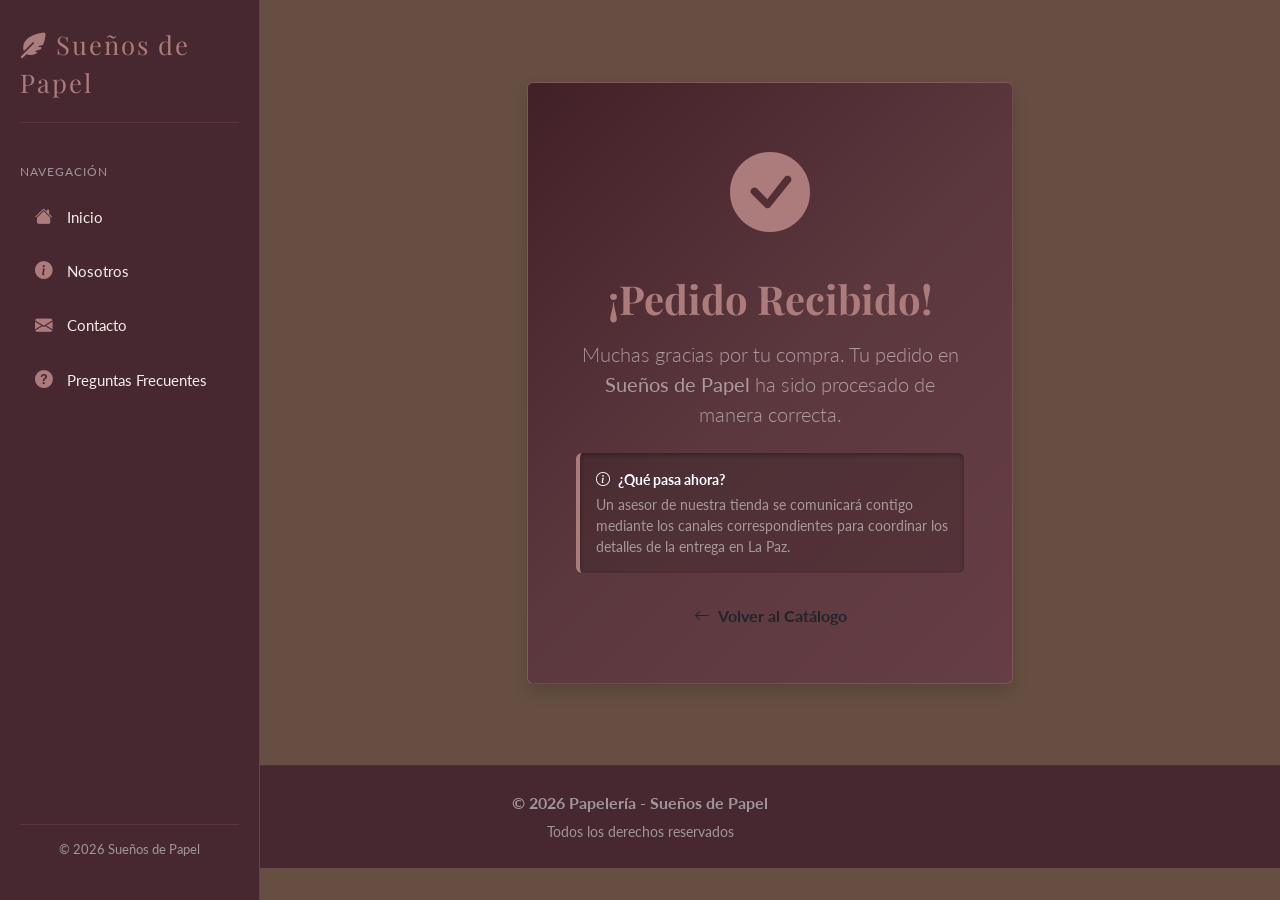
<file: compra-exitosa.html>
<!DOCTYPE html>
<html lang="es">
<head>
    <meta charset="UTF-8">
    <meta name="viewport" content="width=device-width, initial-scale=1.0">
    <title>Sueños de Papel | ¡Compra Exitosa!</title>
    <link href="https://cdn.jsdelivr.net/npm/bootstrap@5.3.0/dist/css/bootstrap.min.css" rel="stylesheet">
    <link href="https://cdn.jsdelivr.net/npm/bootstrap-icons@1.10.5/font/bootstrap-icons.css" rel="stylesheet">
    <link rel="stylesheet" href="https://cdnjs.cloudflare.com/ajax/libs/font-awesome/6.4.0/css/all.min.css">
    <link href="https://fonts.googleapis.com/css2?family=Lato:wght@400;700&family=Playfair+Display:wght@400;700&display=swap" rel="stylesheet">
    <link rel="stylesheet" href="styles.css">
</head>
<body>

    <aside class="sidebar-izquierda">
        <div class="sidebar-header">
            <a class="sidebar-brand" href="index.html">
                <i class="fas fa-feather-alt me-2"></i>Sueños de Papel
            </a>
        </div>
        <nav class="sidebar-nav">
            <span class="sidebar-seccion-titulo">Navegación</span>
            <a class="sidebar-link" href="index.html"><i class="bi bi-house-fill"></i> Inicio</a>
            <a class="sidebar-link" href="sobre-nosotros.html"><i class="bi bi-info-circle-fill"></i> Nosotros</a>
            <a class="sidebar-link" href="contactanos.html"><i class="bi bi-envelope-fill"></i> Contacto</a>
            <a class="sidebar-link" href="preguntas-frecuentes.html"><i class="bi bi-question-circle-fill"></i> Preguntas Frecuentes</a>
        </nav>
        <div class="sidebar-footer">
            <p>© 2026 Sueños de Papel</p>
        </div>
    </aside>

    <main class="contenido-principal d-flex align-items-center justify-content-center" style="min-height: 85vh;">
        <div class="container py-5 text-center">
            
            <div class="row justify-content-center">
                <div class="col-md-8 col-lg-6">
                    <div class="contacto-card p-5 shadow rounded animar-entrada visible">
                        <div class="mb-4">
                            <i class="bi bi-check-circle-fill" style="font-size: 5rem; color: var(--color-rosa);"></i>
                        </div>
                        
                        <h1 class="fw-bold mb-3" style="font-family: 'Playfair Display', serif; color: var(--color-rosa);">
                            ¡Pedido Recibido!
                        </h1>
                        
                        <p class="lead mb-4 text-white-50">
                            Muchas gracias por tu compra. Tu pedido en <strong>Sueños de Papel</strong> ha sido procesado de manera correcta.
                        </p>
                        
                        <div class="p-3 mb-4 rounded text-start" style="background-color: rgba(0,0,0,0.15); border-left: 4px solid var(--color-rosa);">
                            <p class="small mb-1 text-white"><i class="bi bi-info-circle me-2"></i><strong>¿Qué pasa ahora?</strong></p>
                            <span class="small text-white-50 d-block">Un asesor de nuestra tienda se comunicará contigo mediante los canales correspondientes para coordinar los detalles de la entrega en La Paz.</span>
                        </div>

                        <div class="d-grid gap-2">
                            <a href="index.html" class="btn btn-custom py-2.5 fw-bold">
                                <i class="bi bi-arrow-left me-2"></i>Volver al Catálogo
                            </a>
                        </div>
                    </div>
                </div>
            </div>

        </div>
    </main>

    <footer class="main-footer">
        <p class="mb-1 fw-bold">© 2026 Papelería - Sueños de Papel</p>
        <small>Todos los derechos reservados</small>
    </footer>

    <script src="https://cdn.jsdelivr.net/npm/bootstrap@5.3.0/dist/js/bootstrap.bundle.min.js"></script>
</body>
</html>
</file>
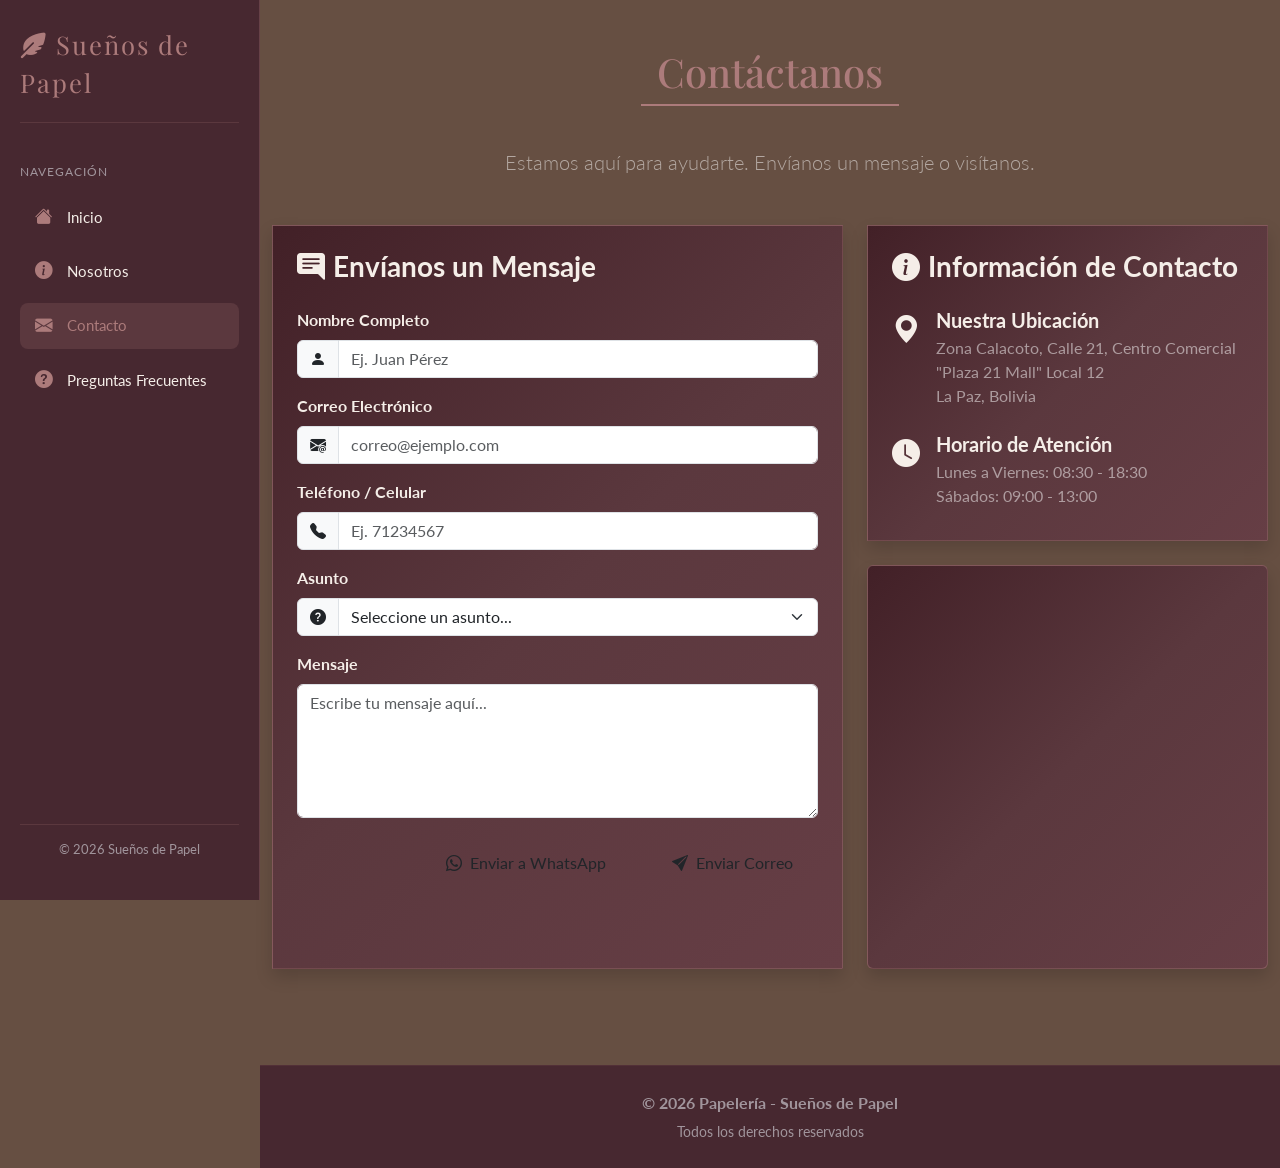
<file: contactanos.html>
<!DOCTYPE html>
<html lang="es">
<head>
    <meta charset="UTF-8">
    <meta name="viewport" content="width=device-width, initial-scale=1.0">
    <title>Sueños de Papel | Contáctanos</title>
    <link href="https://cdn.jsdelivr.net/npm/bootstrap@5.3.0/dist/css/bootstrap.min.css" rel="stylesheet">
    <link href="https://cdn.jsdelivr.net/npm/bootstrap-icons@1.10.5/font/bootstrap-icons.css" rel="stylesheet">
    <link rel="stylesheet" href="https://cdnjs.cloudflare.com/ajax/libs/font-awesome/6.4.0/css/all.min.css">
    <link href="https://fonts.googleapis.com/css2?family=Lato:wght@400;700&family=Playfair+Display:wght@400;700&display=swap" rel="stylesheet">
    <link rel="stylesheet" href="styles.css">
</head>
<body>

    <aside class="sidebar-izquierda">
        <div class="sidebar-header">
            <a class="sidebar-brand" href="index.html">
                <i class="fas fa-feather-alt me-2"></i>Sueños de Papel
            </a>
        </div>
        <nav class="sidebar-nav">
            <span class="sidebar-seccion-titulo">Navegación</span>
            <a class="sidebar-link" href="index.html"><i class="bi bi-house-fill"></i> Inicio</a>
            <a class="sidebar-link" href="sobre-nosotros.html"><i class="bi bi-info-circle-fill"></i> Nosotros</a>
            <a class="sidebar-link active" href="contactanos.html"><i class="bi bi-envelope-fill"></i> Contacto</a>
            <a class="sidebar-link" href="preguntas-frecuentes.html"><i class="bi bi-question-circle-fill"></i> Preguntas Frecuentes</a>
        </nav>
        <div class="sidebar-footer">
            <p>© 2026 Sueños de Papel</p>
        </div>
    </aside>

    <main class="contenido-principal">
        <div class="container py-5">
            
            <header class="text-center mb-5 animar-entrada">
                <h1 class="titulo-seccion d-inline-block px-3">Contáctanos</h1>
                <p class="lead mt-3 text-white-50">Estamos aquí para ayudarte. Envíanos un mensaje o visítanos.</p>
            </header>

            <div class="row g-4">
                <div class="col-lg-7 animar-entrada delay-1">
                    <div class="contacto-card p-4 h-100 shadow">
                        <h3 class="mb-4 text-rosa fw-bold"><i class="bi bi-chat-right-text-fill me-2"></i>Envíanos un Mensaje</h3>
                        
                        <div id="respuesta"></div>

                        <form id="formulario" novalidate>
                            <div class="mb-3">
                                <label for="nombre" class="form-label fw-bold">Nombre Completo</label>
                                <div class="input-group">
                                    <span class="input-group-text"><i class="bi bi-person-fill"></i></span>
                                    <input type="text" class="form-control" id="nombre" placeholder="Ej. Juan Pérez" required>
                                </div>
                            </div>

                            <div class="mb-3">
                                <label for="correo" class="form-label fw-bold">Correo Electrónico</label>
                                <div class="input-group">
                                    <span class="input-group-text"><i class="bi bi-envelope-at-fill"></i></span>
                                    <input type="email" class="form-control" id="correo" placeholder="correo@ejemplo.com" required>
                                </div>
                            </div>

                            <div class="mb-3">
                                <label for="telefono" class="form-label fw-bold">Teléfono / Celular</label>
                                <div class="input-group">
                                    <span class="input-group-text"><i class="bi bi-telephone-fill"></i></span>
                                    <input type="tel" class="form-control" id="telefono" placeholder="Ej. 71234567" required>
                                </div>
                            </div>

                            <div class="mb-3">
                                <label for="asunto" class="form-label fw-bold">Asunto</label>
                                <div class="input-group">
                                    <span class="input-group-text"><i class="bi bi-question-circle-fill"></i></span>
                                    <select class="form-select" id="asunto" required>
                                        <option value="" selected disabled>Seleccione un asunto...</option>
                                        <option value="Consultas">Consultas Generales</option>
                                        <option value="Pedidos">Pedidos Especiales</option>
                                        <option value="Sugerencias">Sugerencias</option>
                                    </select>
                                </div>
                            </div>

                            <div class="mb-4">
                                <label for="mensaje" class="form-label fw-bold">Mensaje</label>
                                <textarea class="form-control" id="mensaje" rows="5" placeholder="Escribe tu mensaje aquí..." required></textarea>
                            </div>

                            <div class="d-grid gap-2 d-md-flex justify-content-md-end">
                                <button type="button" class="btn btn-wsp px-4 py-2 me-md-2" onclick="enviarWhatsApp()">
                                    <i class="bi bi-whatsapp me-2"></i>Enviar a WhatsApp
                                </button>
                                <button type="submit" class="btn btn-custom px-4 py-2">
                                    <i class="bi bi-send-fill me-2"></i>Enviar Correo
                                </button>
                            </div>
                        </form>
                    </div>
                </div>

                <div class="col-lg-5 d-flex flex-column justify-content-between animar-entrada delay-2">
                    <div class="contacto-card p-4 shadow mb-4">
                        <h3 class="mb-4 text-rosa fw-bold"><i class="bi bi-info-circle-fill me-2"></i>Información de Contacto</h3>
                        
                        <div class="d-flex align-items-start mb-4">
                            <i class="bi bi-geo-alt-fill fs-3 me-3 text-rosa"></i>
                            <div>
                                <h5 class="fw-bold mb-1">Nuestra Ubicación</h5>
                                <p class="mb-0 text-white-50">Zona Calacoto, Calle 21, Centro Comercial "Plaza 21 Mall" Local 12</p>
                                <p class="mb-0 text-white-50">La Paz, Bolivia</p>
                            </div>
                        </div>

                        <div class="d-flex align-items-start mb-2">
                            <i class="bi bi-clock-fill fs-3 me-3 text-rosa"></i>
                            <div>
                                <h5 class="fw-bold mb-1">Horario de Atención</h5>
                                <p class="mb-0 text-white-50">Lunes a Viernes: 08:30 - 18:30<br>Sábados: 09:00 - 13:00</p>
                            </div>
                        </div>
                    </div>

                    <div class="contacto-card p-2 shadow flex-grow-1 overflow-hidden rounded" style="min-height: 380px;">
                        <iframe src="https://www.google.com/maps/embed?pb=!1m18!1m12!1m3!1d956.261623869502!2d-68.0772274!3d-16.5414801!2m3!1f0!2f0!3f0!3m2!1i1024!2i768!4f13.1!3m3!1m2!1s0x915f213b306b99ad%3A0x60010eb30f5ec896!2sParroquia%20San%20Miguel%20Arc%C3%A1ngel!5e0!3m2!1ses!2sbo!4v1717812345678!5m2!1ses!2sbo" width="100%" height="100%" style="border:0; min-height: 380px;" allowfullscreen="" loading="lazy" referrerpolicy="no-referrer-when-downgrade"></iframe>
                    </div>
                </div>
            </div>

        </div>

        <footer class="main-footer mt-5">
            <p class="mb-1 fw-bold">© 2026 Papelería - Sueños de Papel</p>
            <small>Todos los derechos reservados</small>
        </footer>
    </main>

    <script src="https://cdn.jsdelivr.net/npm/bootstrap@5.3.0/dist/js/bootstrap.bundle.min.js"></script>
    <script src="contactanos.js"></script>

    <script>
        const observador = new IntersectionObserver((entradas) => {
            entradas.forEach(entrada => {
                if (entrada.isIntersecting) {
                    entrada.target.classList.add('visible');
                    observador.unobserve(entrada.target);
                }
            });
        }, { threshold: 0.15 });

        document.querySelectorAll('.animar-entrada').forEach(elemento => {
            observador.observe(elemento);
        });
    </script>
</body>
</html>
</file>
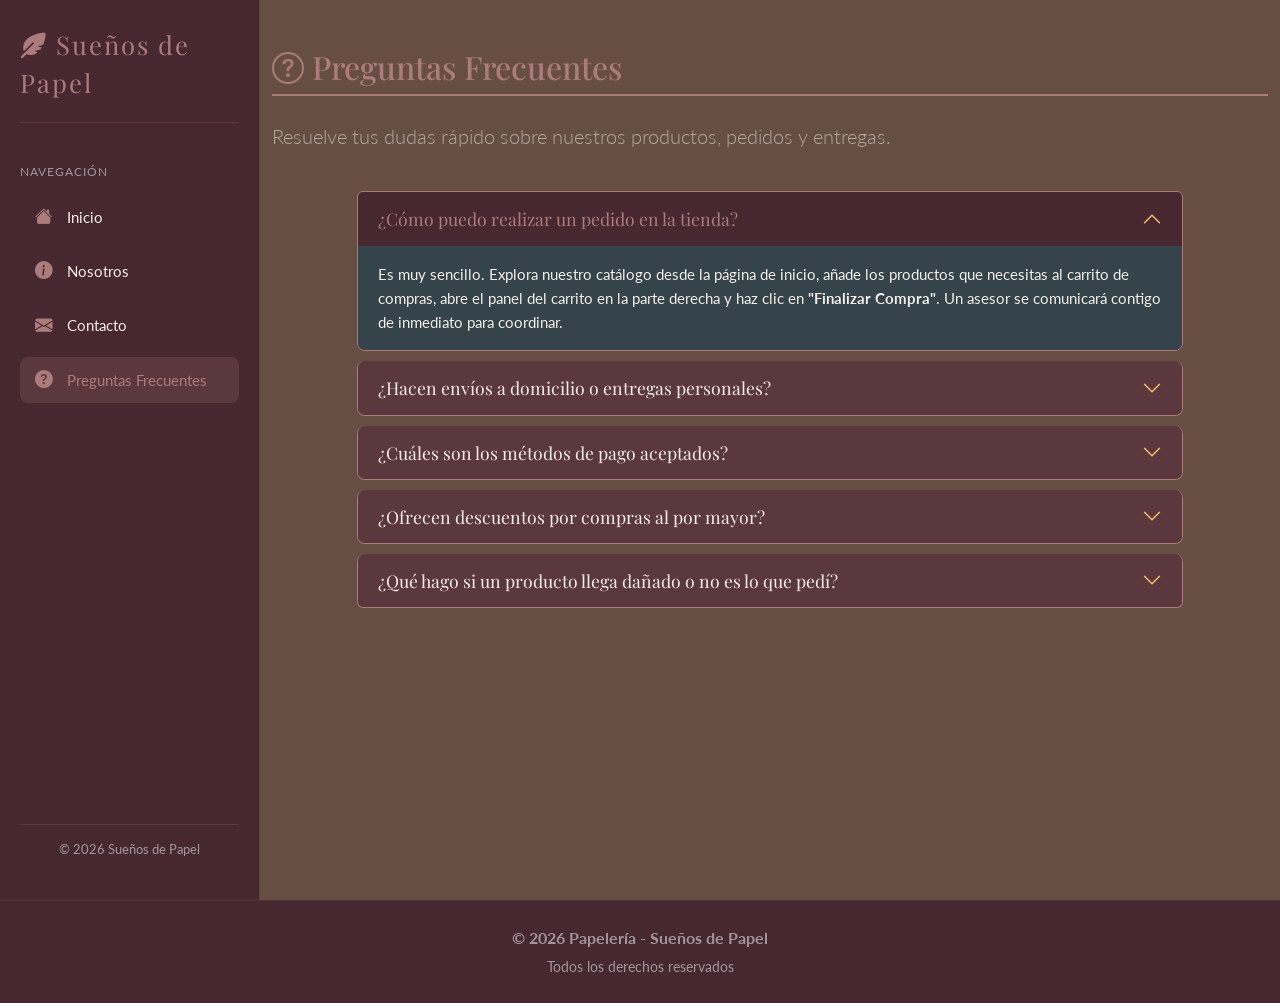
<file: preguntas-frecuentes.html>
<!DOCTYPE html>
<html lang="es">
<head>
    <meta charset="UTF-8">
    <meta name="viewport" content="width=device-width, initial-scale=1.0">
    <title>Sueños de Papel | Preguntas Frecuentes</title>
    <link href="https://cdn.jsdelivr.net/npm/bootstrap@5.3.0/dist/css/bootstrap.min.css" rel="stylesheet">
    <link href="https://cdn.jsdelivr.net/npm/bootstrap-icons@1.10.5/font/bootstrap-icons.css" rel="stylesheet">
    <link rel="stylesheet" href="https://cdnjs.cloudflare.com/ajax/libs/font-awesome/6.4.0/css/all.min.css">
    <link href="https://fonts.googleapis.com/css2?family=Lato:wght@400;700&family=Playfair+Display:wght@400;700&display=swap" rel="stylesheet">
    <link rel="stylesheet" href="styles.css">
</head>
<body>

    <aside class="sidebar-izquierda">
        <div class="sidebar-header">
            <a class="sidebar-brand" href="index.html">
                <i class="fas fa-feather-alt me-2"></i>Sueños de Papel
            </a>
        </div>
        <nav class="sidebar-nav">
            <span class="sidebar-seccion-titulo">Navegación</span>
            <a class="sidebar-link" href="index.html"><i class="bi bi-house-fill"></i> Inicio</a>
            <a class="sidebar-link" href="sobre-nosotros.html"><i class="bi bi-info-circle-fill"></i> Nosotros</a>
            <a class="sidebar-link" href="contactanos.html"><i class="bi bi-envelope-fill"></i> Contacto</a>
            <a class="sidebar-link active" href="preguntas-frecuentes.html"><i class="bi bi-question-circle-fill"></i> Preguntas Frecuentes </a>
        </nav>
        <div class="sidebar-footer">
            <p>© 2026 Sueños de Papel</p>
        </div>
    </aside>

    <main class="contenido-principal">
        <div class="container py-5">
            
            <div class="row mb-4">
                <div class="col">
                    <h2 class="titulo-seccion">
                        <i class="bi bi-question-circle me-2"></i>Preguntas Frecuentes
                    </h2>
                    <p class="lead text-white-50">Resuelve tus dudas rápido sobre nuestros productos, pedidos y entregas.</p>
                </div>
            </div>

            <div class="row justify-content-center">
                <div class="col-lg-10">
                    
                    <div class="accordion" id="accordionFAQ">
                        
                        <div class="accordion-item">
                            <h2 class="accordion-header" id="headingOne">
                                <button class="accordion-button" type="button" data-bs-toggle="collapse" data-bs-target="#collapseOne" aria-expanded="true" aria-controls="collapseOne">
                                    ¿Cómo puedo realizar un pedido en la tienda?
                                </button>
                            </h2>
                            <div id="collapseOne" class="accordion-collapse collapse show" aria-labelledby="headingOne" data-bs-parent="#accordionFAQ">
                                <div class="accordion-body">
                                    Es muy sencillo. Explora nuestro catálogo desde la página de inicio, añade los productos que necesitas al carrito de compras, abre el panel del carrito en la parte derecha y haz clic en <strong>"Finalizar Compra"</strong>. Un asesor se comunicará contigo de inmediato para coordinar.
                                </div>
                            </div>
                        </div>

                        <div class="accordion-item">
                            <h2 class="accordion-header" id="headingTwo">
                                <button class="accordion-button collapsed" type="button" data-bs-toggle="collapse" data-bs-target="#collapseTwo" aria-expanded="false" aria-controls="collapseTwo">
                                    ¿Hacen envíos a domicilio o entregas personales?
                                </button>
                            </h2>
                            <div id="collapseTwo" class="accordion-collapse collapse" aria-labelledby="headingTwo" data-bs-parent="#accordionFAQ">
                                <div class="accordion-body">
                                    Sí, realizamos entregas en la ciudad de La Paz. Al momento de confirmar tu compra por el canal de contacto, coordinamos el lugar, la fecha y la hora exacta que te resulte más cómoda para recibir tus materiales de papelería.
                                </div>
                            </div>
                        </div>

                        <div class="accordion-item">
                            <h2 class="accordion-header" id="headingThree">
                                <button class="accordion-button collapsed" type="button" data-bs-toggle="collapse" data-bs-target="#collapseThree" aria-expanded="false" aria-controls="collapseThree">
                                    ¿Cuáles son los métodos de pago aceptados?
                                </button>
                            </h2>
                            <div id="collapseThree" class="accordion-collapse collapse" aria-labelledby="headingThree" data-bs-parent="#accordionFAQ">
                                <div class="accordion-body">
                                    Aceptamos pagos en efectivo al momento de la entrega del producto y también transferencias bancarias o pagos mediante código QR para mayor comodidad y seguridad.
                                </div>
                            </div>
                        </div>

                        <div class="accordion-item">
                            <h2 class="accordion-header" id="headingFour">
                                <button class="accordion-button collapsed" type="button" data-bs-toggle="collapse" data-bs-target="#collapseFour" aria-expanded="false" aria-controls="collapseFour">
                                    ¿Ofrecen descuentos por compras al por mayor?
                                </button>
                            </h2>
                            <div id="collapseFour" class="accordion-collapse collapse" aria-labelledby="headingFour" data-bs-parent="#accordionFAQ">
                                <div class="accordion-body">
                                    Sí, contamos con precios especiales y descuentos por volumen para oficinas, instituciones educativas o proyectos grandes. Puedes ponerte en contacto directo mediante nuestro formulario o teléfonos en la pestaña de "Contacto".
                                </div>
                            </div>
                        </div>

                        <div class="accordion-item">
                            <h2 class="accordion-header" id="headingFive">
                                <button class="accordion-button collapsed" type="button" data-bs-toggle="collapse" data-bs-target="#collapseFive" aria-expanded="false" aria-controls="collapseFive">
                                    ¿Qué hago si un producto llega dañado o no es lo que pedí?
                                </button>
                            </h2>
                            <div id="collapseFive" class="accordion-collapse collapse" aria-labelledby="headingFive" data-bs-parent="#accordionFAQ">
                                <div class="accordion-body">
                                    La satisfacción de nuestros clientes es prioridad. Si hay algún inconveniente con tu material al recibirlo, puedes solicitar el cambio o la devolución inmediata reportándolo con el asesor asignado a tu entrega.
                                </div>
                            </div>
                        </div>

                    </div>

                </div>
            </div>

        </div>
    </main>

    <footer class="main-footer">
        <p class="mb-1 fw-bold">© 2026 Papelería - Sueños de Papel</p>
        <small>Todos los derechos reservados</small>
    </footer>

    <script src="https://cdn.jsdelivr.net/npm/bootstrap@5.3.0/dist/js/bootstrap.bundle.min.js"></script>
</body>
</html>
</file>
<file: styles.css>
/* PALETA DE COLORES */
:root {
  --color-fondo:      #664F42;
  --color-rosa:       #AC7B7B;
  --color-vino:       #5B383E;
  --color-vino-dark:  #472830;
  --color-pizarra:    #35444B;
  --color-gris:       #A1959C;
  --color-blanco:     #F5EEE8;
  --sidebar-width:    260px;
}

/* RESET Y BASE*/
* {
  margin: 0;
  padding: 0;
  box-sizing: border-box;
}

html {
  scroll-behavior: smooth;
}

body {
  font-family: 'Lato', sans-serif;
  background-color: var(--color-fondo);
  color: var(--color-blanco);
}

/* MENÚ LATERAL IZQUIERDO*/
.sidebar-izquierda {
  width: var(--sidebar-width);
  height: 100vh;
  position: fixed;
  top: 0;
  left: 0;
  background-color: var(--color-vino-dark);
  border-right: 1px solid rgba(172, 123, 123, 0.3);
  display: flex;
  flex-direction: column;
  justify-content: space-between;
  padding: 25px 20px;
  z-index: 1000;
  overflow-y: auto;
}

/* Personalización de la barra de scroll en el menú */
.sidebar-izquierda::-webkit-scrollbar {
  width: 6px;
}
.sidebar-izquierda::-webkit-scrollbar-thumb {
  background-color: var(--color-rosa);
  border-radius: 4px;
}
.sidebar-izquierda::-webkit-scrollbar-track {
  background-color: var(--color-vino-dark);
}

.sidebar-header {
  padding-bottom: 20px;
  border-bottom: 1px solid rgba(172, 123, 123, 0.2);
}

.sidebar-brand {
  font-family: 'Playfair Display', serif;
  font-size: 1.6rem;
  color: var(--color-rosa);
  letter-spacing: 2px;
  text-decoration: none;
  display: block;
}

.sidebar-nav {
  display: flex;
  flex-direction: column;
  gap: 8px;
  flex-grow: 1;
  padding-top: 25px;
  margin-bottom: 20px;
}

.sidebar-seccion-titulo {
  color: var(--color-gris);
  font-size: 0.75rem;
  text-transform: uppercase;
  letter-spacing: 1px;
  margin-bottom: 5px;
  margin-top: 15px;
  display: block;
}

.sidebar-link {
  background: none;
  border: none;
  width: 100%;
  text-align: left;
  color: var(--color-blanco);
  text-decoration: none;
  padding: 10px 15px;
  border-radius: 8px;
  font-size: 0.95rem;
  display: flex;
  align-items: center;
  gap: 12px;
  cursor: pointer;
  transition: all 0.3s ease;
}

.sidebar-link i {
  width: 20px;
  color: var(--color-rosa);
  font-size: 1.1rem;
}

.sidebar-link:hover, .sidebar-link.active {
  background-color: var(--color-vino);
  color: var(--color-rosa);
}

#categorias-menu {
  display: flex;
  flex-direction: column;
  gap: 5px;
}

.btn-carrito-sidebar {
  background-color: var(--color-rosa);
  color: var(--color-vino-dark);
  border: none;
  border-radius: 8px;
  padding: 12px 15px;
  font-weight: bold;
  display: flex;
  justify-content: space-between;
  align-items: center;
  cursor: pointer;
  margin-top: 10px;
  margin-bottom: 15px;
  transition: background-color 0.3s;
}

.btn-carrito-sidebar:hover {
  background-color: var(--color-blanco);
}

.badge-carrito {
  background-color: var(--color-vino-dark);
  color: var(--color-blanco);
  border-radius: 50%;
  padding: 3px 8px;
  font-size: 0.75rem;
}

.sidebar-footer {
  font-size: 0.8rem;
  color: var(--color-gris);
  text-align: center;
  border-top: 1px solid rgba(172, 123, 123, 0.2);
  padding-top: 15px;
  margin-top: auto;
}

/*CONTENEDOR PRINCIPAL*/
.contenido-principal {
  margin-left: var(--sidebar-width);
  min-height: 100vh;
}

/*SECCIÓN HERO*/
.hero {
  position: relative;
  height: 100vh;
  display: flex;
  align-items: center;
  justify-content: center;
  text-align: center;
  overflow: hidden;
  background-color: var(--color-vino-dark);
}

.hero-video {
  position: absolute;
  top: 50%;
  left: 50%;
  min-width: 100%;
  min-height: 100%;
  width: auto;
  height: auto;
  z-index: 1;
  transform: translate(-50%, -50%);
  object-fit: cover;
}

.hero-overlay {
  position: absolute;
  top: 0;
  left: 0;
  width: 100%;
  height: 100%;
  background: linear-gradient(rgba(71, 40, 48, 0.75), rgba(53, 68, 75, 0.75));
  z-index: 2;
}

.hero-content {
  position: relative;
  z-index: 3;
  padding: 20px;
  max-width: 800px;
}

.hero-content h1 {
  font-family: 'Playfair Display', serif;
  font-size: 3.8rem;
  color: var(--color-rosa);
  margin-bottom: 20px;
  text-shadow: 2px 2px 4px rgba(0, 0, 0, 0.6);
}

.hero-content p {
  font-size: 1.3rem;
  color: var(--color-blanco);
  margin-bottom: 35px;
  text-shadow: 1px 1px 3px rgba(0, 0, 0, 0.6);
}

/* Botón Ver Catálogo */
.btn-principal {
  background-color: var(--color-rosa);
  color: var(--color-vino-dark);
  border: none;
  padding: 14px 35px;
  font-size: 1.05rem;
  font-weight: bold;
  border-radius: 25px;
  text-decoration: none;
  transition: all 0.3s ease;
  display: inline-block;
  box-shadow: 0 4px 15px rgba(0,0,0,0.3);
}

.btn-principal:hover {
  background-color: var(--color-vino);
  color: var(--color-blanco);
  transform: scale(1.05);
}

/*TÍTULOS DE SECCIÓN*/
.titulo-seccion {
  font-family: 'Playfair Display', serif;
  color: var(--color-rosa);
  border-bottom: 2px solid var(--color-rosa);
  padding-bottom: 8px;
  margin-bottom: 25px;
}

/*SECCIÓN NOSOTROS*/
#nosotros {
  background-color: var(--color-pizarra);
  padding: 60px 0;
}

#nosotros p {
  font-size: 1.05rem;
  line-height: 1.8;
  color: var(--color-blanco);
}

/*CATÁLOGO*/
#catalogo-section {
  padding: 60px 0;
  background-color: var(--color-fondo);
}

.card {
  background-color: var(--color-vino);
  border: 1px solid var(--color-rosa);
  border-radius: 10px;
  transition: transform 0.2s, box-shadow 0.2s;
  height: 100%;
}

.card:hover {
  transform: translateY(-5px);
  box-shadow: 0 8px 20px rgba(0,0,0,0.4);
}

.card-img-top {
  height: 180px;
  object-fit: cover;
  border-radius: 10px 10px 0 0;
}

.card-title {
  font-family: 'Playfair Display', serif;
  color: var(--color-rosa);
  font-size: 1.1rem;
}

.card-text {
  color: var(--color-gris);
  font-size: 0.9rem;
}

.precio-tag {
  color: var(--color-rosa);
  font-weight: bold;
  font-size: 1.1rem;
}

.btn-añadir {
  background-color: var(--color-pizarra);
  color: var(--color-blanco);
  border: 1px solid var(--color-rosa);
  border-radius: 20px;
  padding: 6px 15px;
  font-size: 0.85rem;
  transition: background-color 0.3s;
  width: 100%;
}

.btn-añadir:hover {
  background-color: var(--color-rosa);
  color: var(--color-vino-dark);
}

.titulo-categoria {
  font-family: 'Playfair Display', serif;
  color: var(--color-blanco);
  background-color: var(--color-vino-dark);
  padding: 10px 20px;
  border-left: 4px solid var(--color-rosa);
  margin: 35px 0 20px;
  border-radius: 0 8px 8px 0;
}

/*SECCIÓN CONTACTO*/
#contacto {
  background-color: var(--color-pizarra);
  padding: 60px 0;
}

#contacto p {
  font-size: 1rem;
  margin-bottom: 15px;
}

#contacto i {
  color: var(--color-rosa);
  margin-right: 8px;
  width: 20px;
}

/*FOOTER*/
.main-footer {
  background-color: var(--color-vino-dark);
  color: var(--color-gris);
  text-align: center;
  padding: 25px;
  border-top: 1px solid rgba(172, 123, 123, 0.1);
}

/* CARRITO DE COMPRAS */
#overlay-carrito {
  display: none;
  position: fixed;
  top: 0; left: 0;
  width: 100%; height: 100%;
  background: rgba(0,0,0,0.6);
  z-index: 1040;
}

#panel-carrito {
  display: none;
  position: fixed;
  top: 0; right: 0;
  width: 350px;
  height: 100%;
  background-color: var(--color-vino-dark);
  border-left: 2px solid var(--color-rosa);
  z-index: 1050;
  overflow-y: auto;
  padding: 20px;
  flex-direction: column;
}

#panel-carrito.abierto { display: flex; }
#overlay-carrito.abierto { display: block; }

.carrito-titulo {
  font-family: 'Playfair Display', serif;
  color: var(--color-rosa);
  font-size: 1.4rem;
  margin-bottom: 15px;
  display: flex;
  justify-content: space-between;
  align-items: center;
}

.btn-cerrar-carrito {
  background: none; border: none;
  color: var(--color-gris); font-size: 1.4rem;
  cursor: pointer; transition: color 0.2s;
}

.btn-cerrar-carrito:hover { color: var(--color-rosa); }

.carrito-item {
  display: flex; justify-content: space-between; align-items: center;
  background-color: var(--color-vino); padding: 10px 12px;
  border-radius: 8px; margin-bottom: 10px; border: 1px solid var(--color-rosa);
}

.carrito-item-nombre { font-size: 0.9rem; color: var(--color-blanco); flex: 1; }
.carrito-item-precio { color: var(--color-rosa); font-weight: bold; margin: 0 10px; font-size: 0.9rem; }

.btn-eliminar {
  background: none; border: none; color: var(--color-gris);
  cursor: pointer; font-size: 1rem; transition: color 0.2s; padding: 0;
}
.btn-eliminar:hover { color: #ff6b6b; }
.carrito-vacio { color: var(--color-gris); text-align: center; margin-top: 40px; font-size: 0.95rem; }

.carrito-footer { margin-top: auto; padding-top: 20px; border-top: 1px solid var(--color-rosa); }
.total-texto { color: var(--color-blanco); font-size: 1.1rem; margin-bottom: 15px; }
.total-texto span { color: var(--color-rosa); font-weight: bold; }

.btn-finalizar {
  background-color: var(--color-rosa); color: var(--color-vino-dark);
  border: none; padding: 10px 20px; border-radius: 20px;
  font-weight: bold; width: 100%; transition: background-color 0.3s;
}
.btn-finalizar:hover { background-color: var(--color-vino); color: var(--color-blanco); }

.btn-vaciar {
  background: none; border: 1px solid var(--color-gris); color: var(--color-gris);
  padding: 8px 20px; border-radius: 20px; width: 100%; margin-top: 8px; transition: all 0.3s;
}
.btn-vaciar:hover { border-color: #ff6b6b; color: #ff6b6b; }

/*RESPONSIVE*/
@media (max-width: 992px) {
  .sidebar-izquierda {
    width: 100%;
    height: auto;
    position: relative;
    flex-direction: row;
    align-items: center;
    padding: 15px 20px;
    overflow-y: visible;
  }

  .sidebar-header {
    padding-bottom: 0;
    border-bottom: none;
  }

  .sidebar-nav {
    flex-direction: row;
    flex-wrap: wrap;
    justify-content: center;
    padding-top: 0;
    margin-left: auto;
    margin-right: auto;
    gap: 8px;
    margin-bottom: 0;
  }
  
  .sidebar-seccion-titulo {
    display: none;
  }

  .sidebar-link {
    width: auto;
    padding: 8px 14px;
    font-size: 0.9rem;
  }

  #categorias-menu {
    flex-direction: row;
    gap: 5px;
  }

  .btn-carrito-sidebar {
    margin-top: 0;
    margin-bottom: 0;
    padding: 8px 14px;
  }

  .contenido-principal {
    margin-left: 0;
  }
  
  .hero h1 {
    font-size: 2.2rem;
  }
  
  #panel-carrito {
    width: 100%;
  }
}

/* SOBRE NOSOTROS*/
.carrusel-img-fija {
  width: 100%;
  height: 350px;
  object-fit: cover;
  object-position: center;
}

@media (max-width: 768px) {
  .carrusel-img-fija {
    height: 250px;
  }
}

/* CUADROS DE SOBRE NOSOTROS */
.info-card {
  background: linear-gradient(135deg, var(--color-vino-dark) 0%, #522d36 100%);
  border: 1px solid rgba(172, 123, 123, 0.4);
  box-shadow: 0 10px 20px rgba(0, 0, 0, 0.3);
  transition: transform 0.3s ease, box-shadow 0.3s ease, border-color 0.3s ease;
}

.info-card:hover {
  transform: translateY(-4px);
  border-color: var(--color-rosa);
  box-shadow: 0 14px 25px rgba(0, 0, 0, 0.4);
}

.valor-item {
  background: linear-gradient(135deg, rgba(53, 68, 75, 0.7) 0%, rgba(71, 91, 100, 0.7) 100%);
  backdrop-filter: blur(6px);
  border: 1px solid rgba(172, 123, 123, 0.25);
  box-shadow: 0 5px 15px rgba(0, 0, 0, 0.2);
  transition: transform 0.3s ease, box-shadow 0.3s ease, border-color 0.3s ease, background 0.3s ease;
}

.valor-item:hover {
  transform: scale(1.03) translateY(-2px);
  background: linear-gradient(135deg, rgba(53, 68, 75, 0.9) 0%, rgba(71, 91, 100, 0.9) 100%);
  border-color: var(--color-rosa);
  box-shadow: 0 10px 20px rgba(0, 0, 0, 0.35);
}

/* FORMULARIO DE CONTACTANOS */
main.contenido-principal .contacto-card {
  background: linear-gradient(135deg, #422027 0%, var(--color-vino) 50%, #663e45 100%);
  border: 1px solid rgba(172, 123, 123, 0.45);
  box-shadow: 0 12px 24px rgba(0, 0, 0, 0.35);
  transition: transform 0.3s ease, box-shadow 0.3s ease, border-color 0.3s ease;
}

main.contenido-principal .contacto-card:hover {
  transform: translateY(-3px);
  border-color: var(--color-rosa);
  box-shadow: 0 16px 32px rgba(0, 0, 0, 0.45);
}

/* Cuadro informativo de Contáctanos */
main.contenido-principal .contacto-card .rounded.text-start {
  background-color: rgba(0, 0, 0, 0.25);
  border-left: 5px solid var(--color-rosa);
  box-shadow: inset 0 2px 5px rgba(0, 0, 0, 0.3);
}
/* SECCIÓN PREGUNTAS FRECUENTES*/
.accordion-item {
    background-color: var(--color-vino);
    border: 1px solid var(--color-rosa);
    margin-bottom: 10px;
    border-radius: 8px;
    overflow: hidden;
}

.accordion-button {
    background-color: var(--color-vino);
    color: var(--color-blanco);
    font-family: 'Playfair Display', serif;
    font-size: 1.1rem;
}

.accordion-button:not(.collapsed) {
    background-color: var(--color-vino-dark);
    color: var(--color-rosa);
    box-shadow: none;
}

.accordion-button::after {
    filter: invert(1) sepia(1) saturate(5) hue-rotate(310deg);
}

.accordion-body {
    background-color: var(--color-pizarra);
    color: var(--color-blanco);
    font-size: 0.95rem;
    line-height: 1.6;
}
/* ANIMACIONES */
.animar-entrada {
  opacity: 0;
  transform: translateY(30px);
  transition: opacity 0.8s ease-out, transform 0.8s ease-out;
}

.animar-entrada.visible {
  opacity: 1;
  transform: translateY(0);
}

.delay-1 { transition-delay: 0.15s; }
.delay-2 { transition-delay: 0.3s; }
.delay-3 { transition-delay: 0.45s; }
.delay-4 { transition-delay: 0.6s; }
</file>
